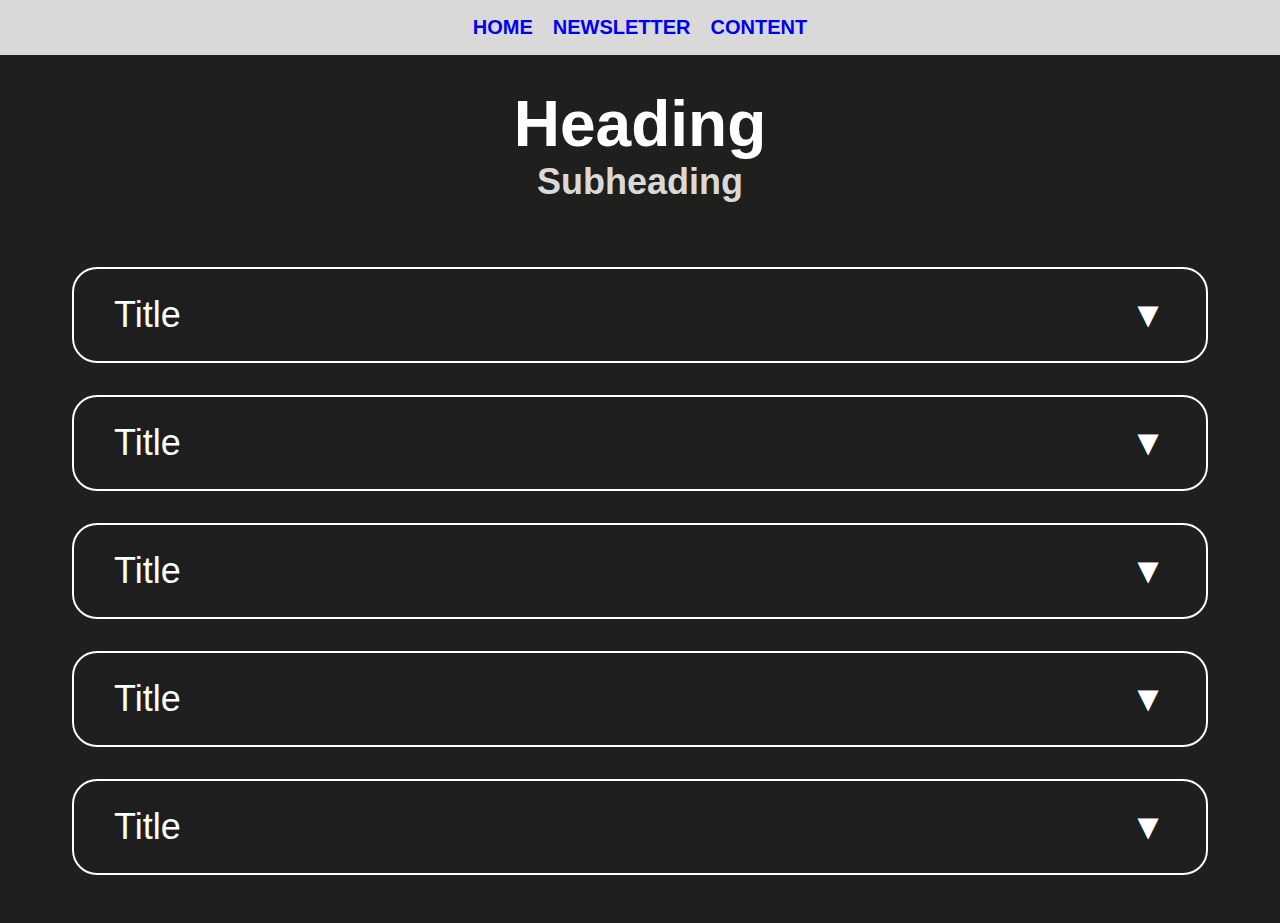
<file: Ejercicio 27-11/index.html>
<!DOCTYPE html>
<html lang="en">
  <head>
    <meta http-equiv=”Content-Type” content=”text/html; charset="UTF-8">
    <meta name="viewport" content="width=device-width, initial-scale=1.0" />
    <link rel="stylesheet" href="./styles/general.css" />
    <link rel="stylesheet" href="./styles/home.css" />
    <title>Página web práctica</title>
  </head>
  <body class="body color-primary">
    <header>
      <nav class="nav color-secondary fs-text">
        <a href="index.html">HOME</a>
        <a href="newsletter.html">NEWSLETTER</a>
        <a href="content.html">CONTENT</a>
      </nav>
    </header>
    <main>
      <div class="content-max contenedor">
        <h1 class="fs-title font-white">Heading</h1>
        <h2 class="target fs-subtitle font-grey">Subheading</h2>
      </div>

      <div class="wrapper content-max font-white">
        <div class="box">
          <button class="box-title fs-subtitle">
            Title <span class="arrow">&#9660;</span>
          </button>
          <div class="box-content fs-text">
            <p>
              Answer the frequently asked question in a simple sentence, a
              longish paragraph, or even in a list.
            </p>
          </div>
        </div>

        <div class="box">
          <button class="box-title fs-subtitle">
            Title <span class="arrow">&#9660;</span>
          </button>
          <div class="box-content fs-text">
            <p>Answer content goes here.</p>
          </div>
        </div>

        <div class="box">
          <button class="box-title fs-subtitle">
            Title <span class="arrow">&#9660;</span>
          </button>
          <div class="box-content fs-text">
            <p>Answer content goes here.</p>
          </div>
        </div>

        <div class="box">
          <button class="box-title fs-subtitle">
            Title <span class="arrow">&#9660;</span>
          </button>
          <div class="box-content fs-text">
            <p>Answer content goes here.</p>
          </div>
        </div>

        <div class="box">
          <button class="box-title fs-subtitle">
            Title <span class="arrow">&#9660;</span>
          </button>
          <div class="box-content fs-text">
            <p>Answer content goes here.</p>
          </div>
        </div>
      </div>
    </main>
  </body>
</html>
</file>
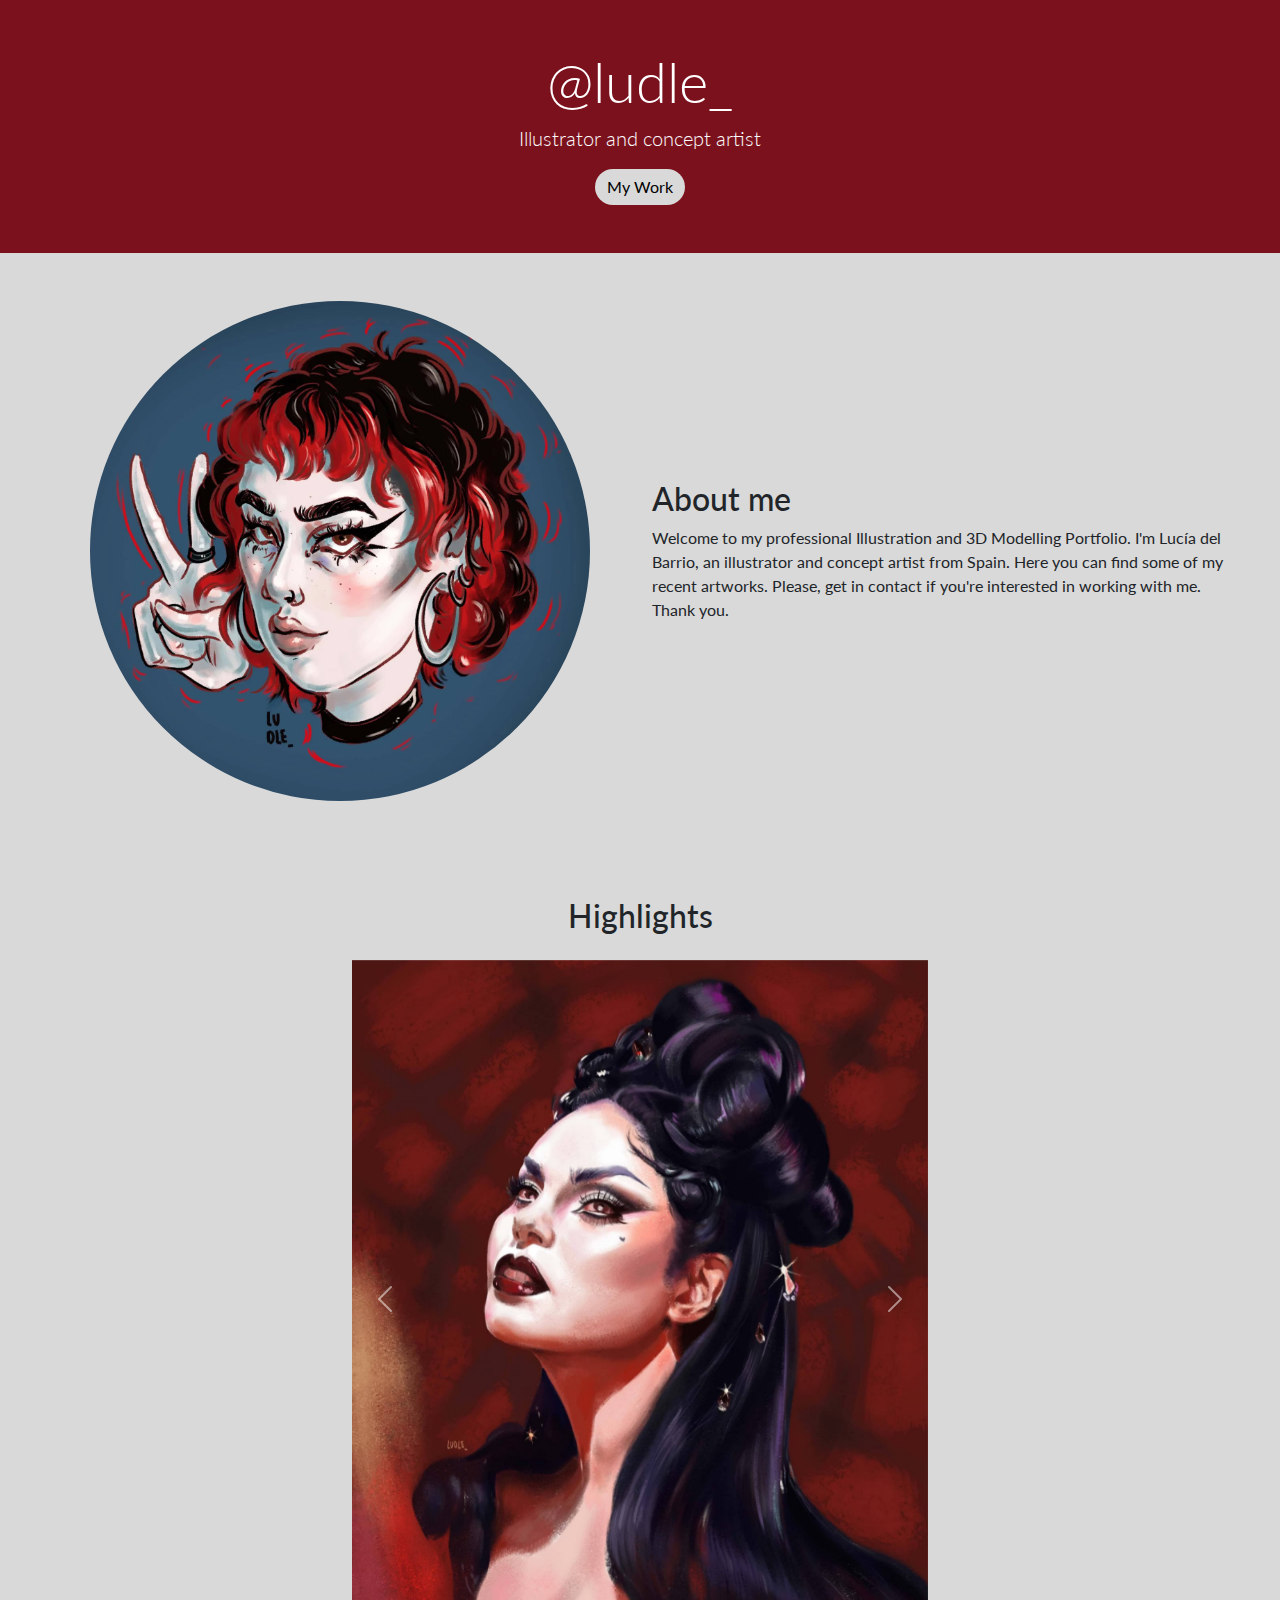
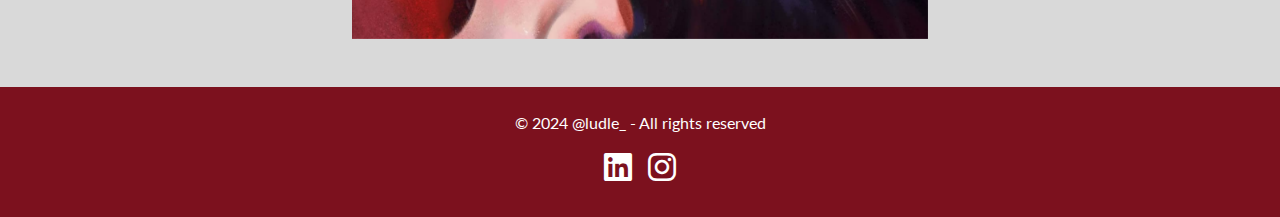
<file: Ejercicio Bootstrap/index.html>
<!DOCTYPE html>
<html lang="es">
  <head>
    <meta charset="UTF-8" />
    <meta name="viewport" content="width=device-width, initial-scale=1.0" />
    <link
      href="https://cdn.jsdelivr.net/npm/bootstrap@5.3.3/dist/css/bootstrap.min.css"
      rel="stylesheet"
      integrity="sha384-QWTKZyjpPEjISv5WaRU9OFeRpok6YctnYmDr5pNlyT2bRjXh0JMhjY6hW+ALEwIH"
      crossorigin="anonymous"
    />
    <link href="https://cdn.jsdelivr.net/npm/bootstrap@5.3.0/dist/css/bootstrap.min.css" rel="stylesheet">
    <script src="https://cdn.jsdelivr.net/npm/bootstrap@5.3.0/dist/js/bootstrap.bundle.min.js"></script>
    <link rel="preconnect" href="https://fonts.googleapis.com">
    <link rel="preconnect" href="https://fonts.gstatic.com" crossorigin>
    <link href="https://fonts.googleapis.com/css2?family=Kantumruy+Pro:ital,wght@0,100..700;1,100..700&family=Lato:ital,wght@0,100;0,300;0,400;0,700;0,900;1,100;1,300;1,400;1,700;1,900&family=Noto+Sans:ital,wght@0,100..900;1,100..900&family=Pacifico&display=swap" rel="stylesheet">
    <link href="https://cdnjs.cloudflare.com/ajax/libs/font-awesome/6.0.0-beta3/css/all.min.css" rel="stylesheet">
    <link rel="stylesheet" href="./styles/home.css" />
    <link rel="stylesheet" href="./styles/general.css" />
    <title>Portfolio</title>
  </head>
  <body class="body">

    <header class="color-primary font-white text-center py-5">
      <div class="container content-max">
        <h1 class="display-4">@ludle_ </h1>
        <p class="lead">Illustrator and concept artist</p>
        <a href="https://luciadelbarrio08.wixsite.com/website" class="btn btn-primary" role="button" target="_blank" rel="noopener noreferrer">My Work</a>
      </div>
    </header>

    <section class="color-secondary py-5" id="about">
        <div class="container content-max">
          <div class="row align-items-center">
            <div class="col-md-6 col-12 text-center">
              <img src="./images/icon.jpeg" class="rounded-circle img-fluid" alt="Foto de perfil estilo caricatura del artista">
            </div>
            <div class="col-md-6 col-12 mt-3">
              <h2>About me</h2>
              <p>Welcome to my professional Illustration and 3D Modelling Portfolio. I'm Lucía del Barrio, an illustrator and concept artist from Spain. Here you can find some of my recent artworks. Please, get in contact if you're interested in working with me. Thank you.</p>
            </div>
          </div>
        </div>
      </section>
    

      <section class="color-secondary py-5" id="projects">
        <div class="container content-max">
          <h2 class="text-center mb-4">Highlights</h2>
          <div class="row justify-content-center">
                <div id="carouselExample" class="carousel slide col-md-6 col-12">
                    <div class="carousel-inner">
                      <div class="carousel-item active">
                        <img src="./images/example1.jpg" class="d-block w-100" alt="Retrato realista tipo gótico de Vanessa Hudgens">
                      </div>
                      <div class="carousel-item">
                        <img src="./images/example2.jpeg" class="d-block w-100" alt="Renderizado de orco para ejemplo de modelo 3D">
                      </div>
                      <div class="carousel-item">
                        <img src="./images/example3.jpeg" class="d-block w-100" alt="Caricatura de El Mandaloriano y Grogu">
                      </div>
                    </div>
                    <button class="carousel-control-prev" type="button" data-bs-target="#carouselExample" data-bs-slide="prev">
                      <span class="carousel-control-prev-icon" aria-hidden="true"></span>
                      <span class="visually-hidden">Previous</span>
                    </button>
                    <button class="carousel-control-next" type="button" data-bs-target="#carouselExample" data-bs-slide="next">
                      <span class="carousel-control-next-icon" aria-hidden="true"></span>
                      <span class="visually-hidden">Next</span>
                    </button>
                  </div>
        </div>
      </section>

      <footer class="color-primary font-white text-center py-4">
        <div class="container">
          <p>© 2024 @ludle_ - All rights reserved</p>
          <div class="d-flex justify-content-center gap-3">
            <a href="https://www.linkedin.com/in/lucia-del-barrio-0894471b3/" class="social text-white mb-2" target="_blank" rel="noopener noreferrer">
                <i class="fab fa-linkedin fa-2x"></i>
            </a>
            <a href="https://www.instagram.com/ludle_/" class="social text-white" target="_blank" rel="noopener noreferrer">
                <i class="fab fa-instagram fa-2x"></i>
            </a>
            </div>
        </div>
      </footer>
      

  </body>
</html>
</file>
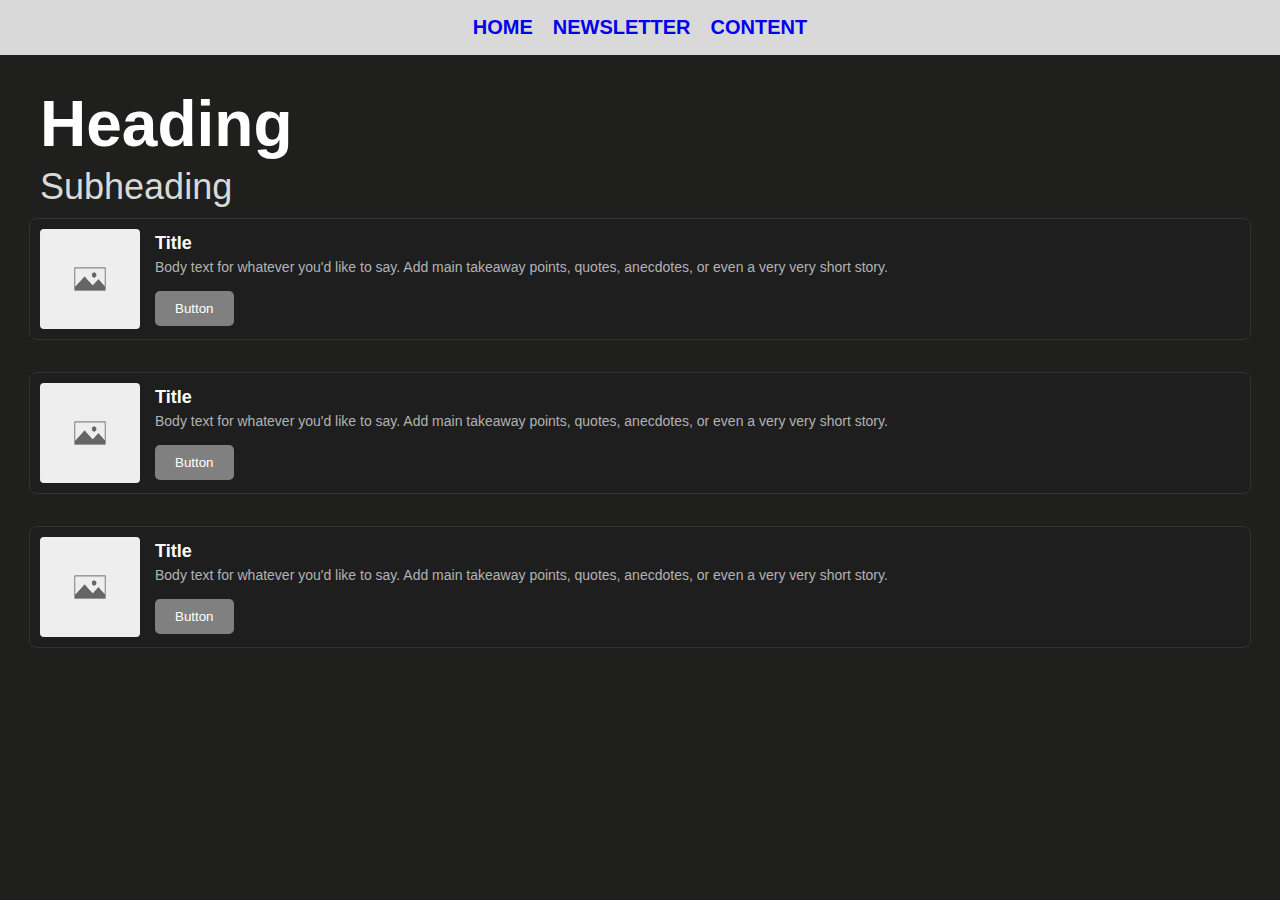
<file: Ejercicio 27-11/content.html>
<!DOCTYPE html>
<html lang="es">
  <head>
    <meta charset="UTF-8" />
    <meta name="viewport" content="width=device-width, initial-scale=1.0" />
    <link rel="stylesheet" href="./styles/general.css" />
    <link rel="stylesheet" href="./styles/content.css" />
    <title>Document</title>
  </head>
  <body class="body color-primary font-white">
    <header>
      <nav class="nav color-secondary fs-text">
        <a href="index.html">HOME</a>
        <a href="newsletter.html">NEWSLETTER</a>
        <a href="content.html">CONTENT</a>
      </nav>
    </header>

    <section class="section">
      <div class="content-max target">
        <h1 class="target-h1 fs-title font-white">Heading</h1>
        <h2 class="target-h2 target fs-subtitle font-grey">Subheading</h2>
      </div>

      <div class="content-max card">
        <img src="./image.jpg" alt="Placeholder Image" class="img" />
        <div class="card-content">
          <h2>Title</h2>
          <p>
            Body text for whatever you'd like to say. Add main takeaway points,
            quotes, anecdotes, or even a very very short story.
          </p>
          <button>Button</button>
        </div>
      </div>

      <div class="content-max card">
        <img src="./image.jpg" alt="Placeholder Image" class="img" />
        <div class="card-content">
          <h2>Title</h2>
          <p>
            Body text for whatever you'd like to say. Add main takeaway points,
            quotes, anecdotes, or even a very very short story.
          </p>
          <button>Button</button>
        </div>
      </div>

      <div class="content-max card">
        <img src="./image.jpg" alt="Placeholder Image" class="img" />
        <div class="card-content">
          <h2>Title</h2>
          <p>
            Body text for whatever you'd like to say. Add main takeaway points,
            quotes, anecdotes, or even a very very short story.
          </p>
          <button>Button</button>
        </div>
      </div>
    </section>
  </body>
</html>
</file>
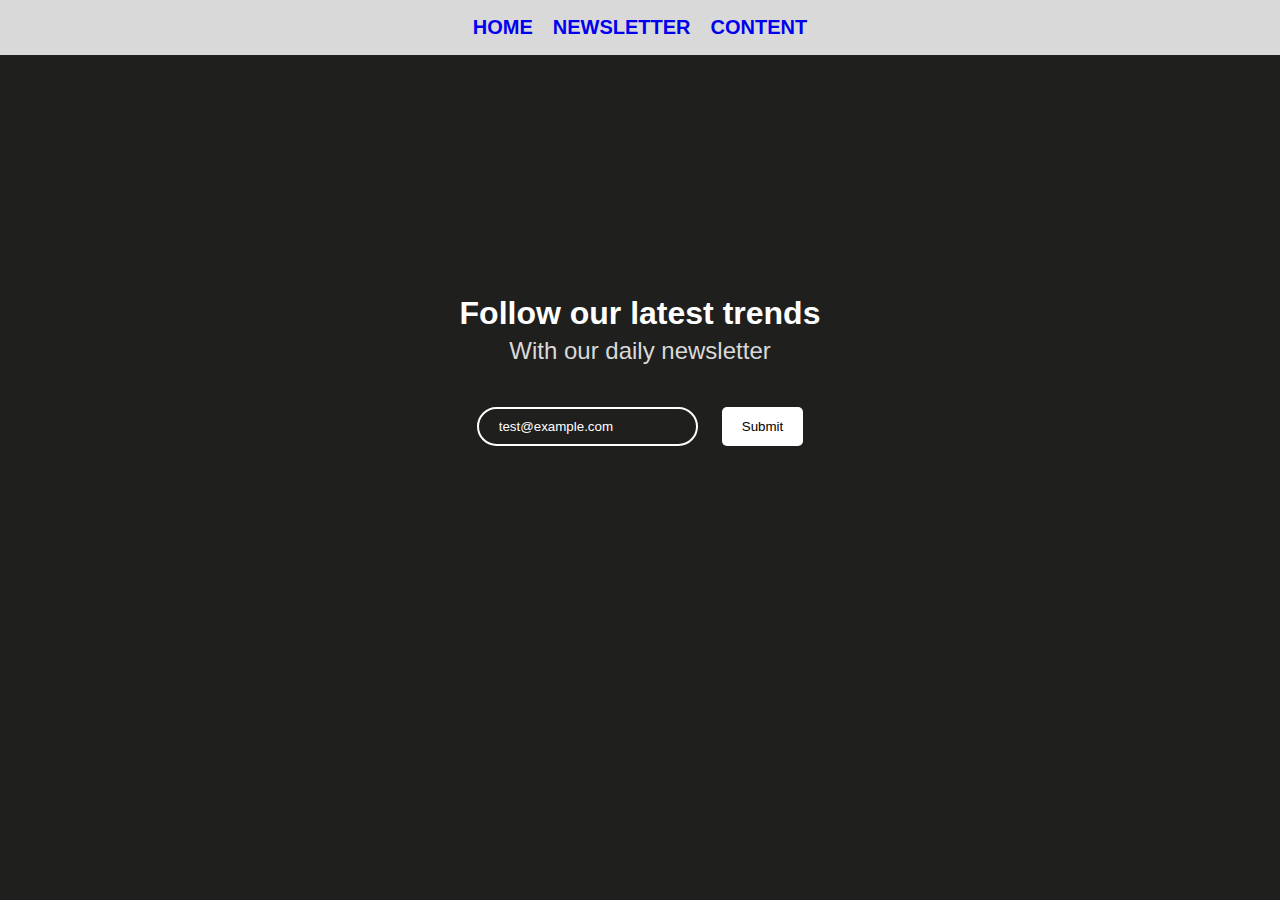
<file: Ejercicio 27-11/newsletter.html>
<!DOCTYPE html>
<html lang="es">
  <head>
    <meta charset="UTF-8" />
    <meta name="viewport" content="width=device-width, initial-scale=1.0" />
    <link rel="stylesheet" href="./styles/general.css" />
    <link rel="stylesheet" href="./styles/newsletter.css" />
    <title>Newsletter</title>
  </head>
  <body class="body color-primary font-white">
    <header>
      <nav class="nav color-secondary fs-text">
        <a href="index.html">HOME</a>
        <a href="newsletter.html">NEWSLETTER</a>
        <a href="content.html">CONTENT</a>
      </nav>
    </header>

    <main>
      <div class="container content-max">
        <h1 class="container-h1 font-white">Follow our latest trends</h1>
        <h2 class="container-h2 font-grey">With our daily newsletter</h2>
      </div>

      <div class="content-max">
        <form class="form-floating">
          <input
            type="email"
            class="form-control"
            id="floatingInputValue"
            placeholder="name@example.com"
            value="test@example.com"
          />
          <input class="btn" type="submit" value="Submit" />
        </form>
      </div>
    </main>
  </body>
</html>
</file>
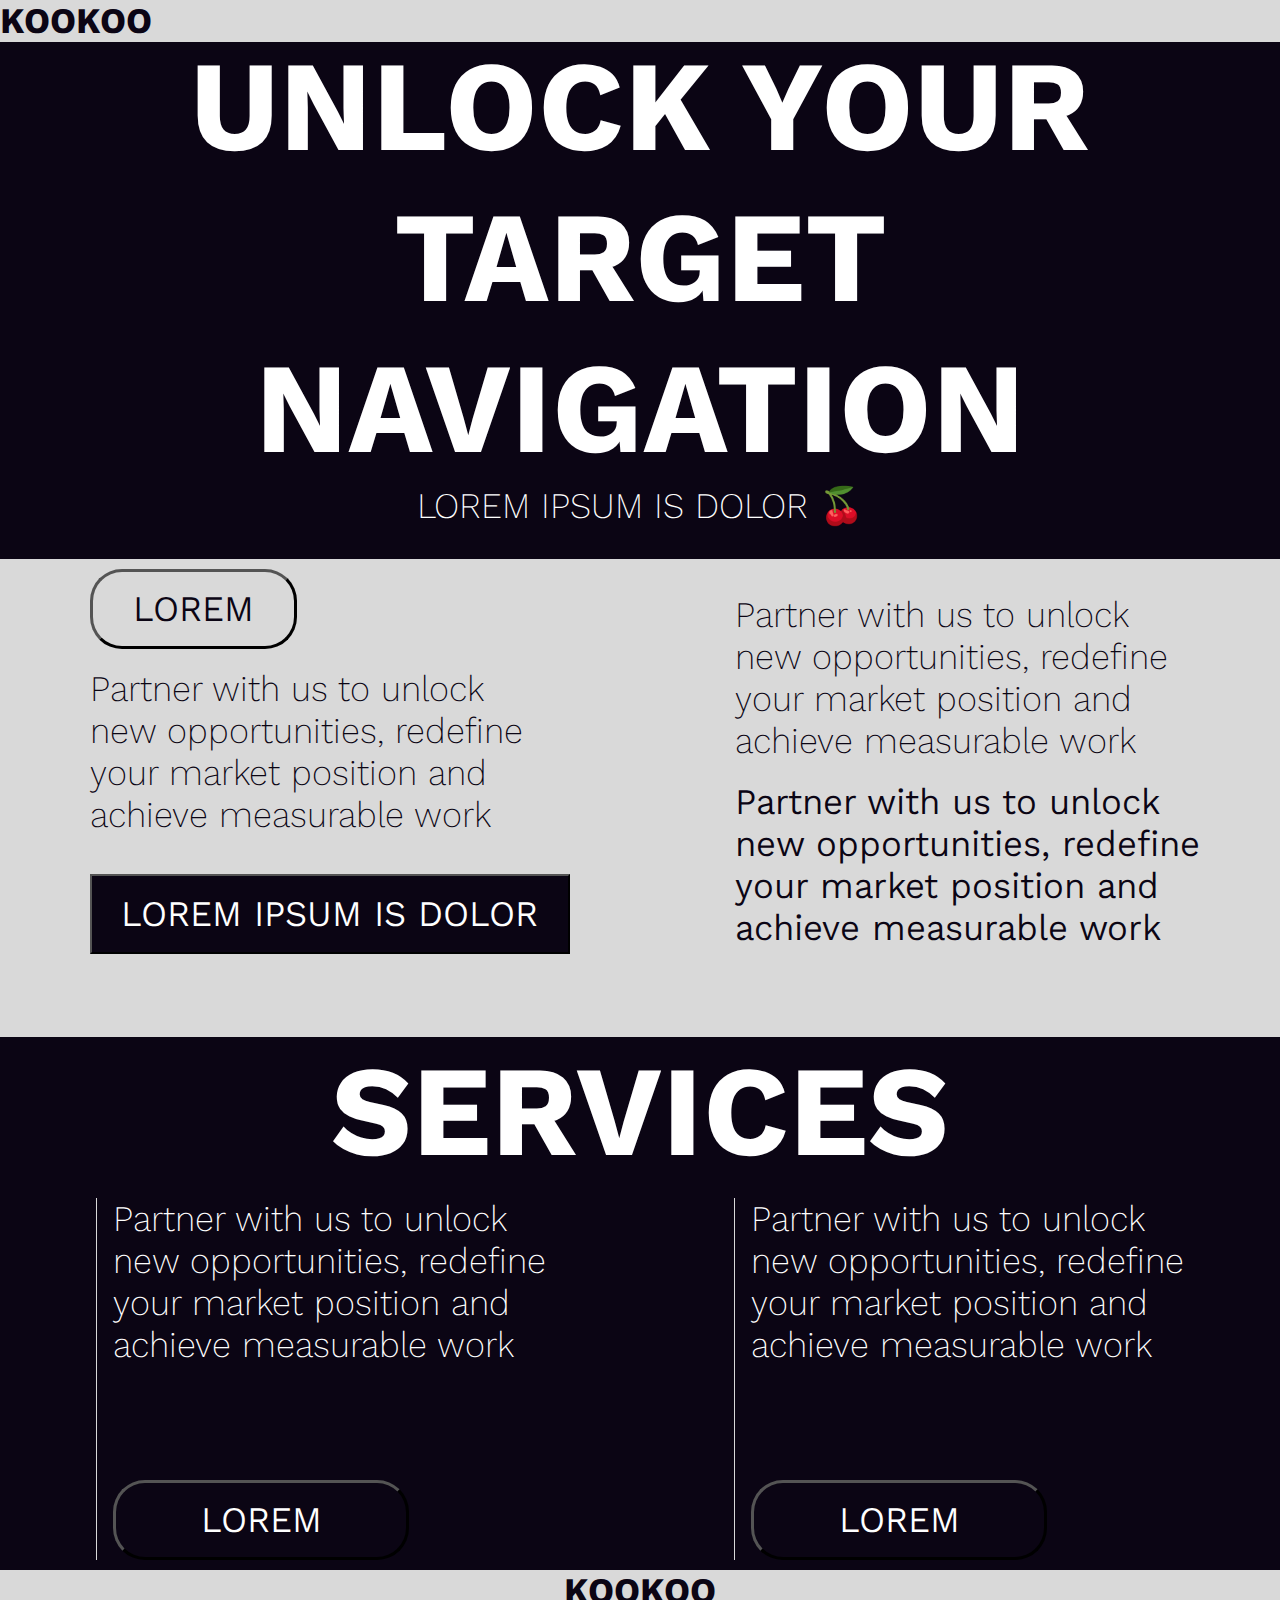
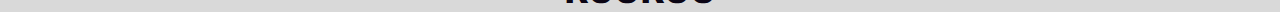
<file: Ejercicios 25-11/home.html>
<!DOCTYPE html>
<html lang="es">
  <head>
    <meta charset="UTF-8" />
    <meta name="viewport" content="width=device-width, initial-scale=1.0" />
    <link rel="preconnect" href="https://fonts.googleapis.com" />
    <link rel="preconnect" href="https://fonts.gstatic.com" crossorigin />
    <link
      href="https://fonts.googleapis.com/css2?family=Kantumruy+Pro:ital,wght@0,100..700;1,100..700&family=Noto+Sans:ital,wght@0,100..900;1,100..900&family=Pacifico&display=swap"
      rel="stylesheet"
    />
    <link rel="stylesheet" href="./styles/home.css" />
    <link rel="stylesheet" href="./styles/general.css" />
    <title>Maquetación web</title>
  </head>
  <body>
    <header class="header color-secondary">
      <nav class="nav fs-text font-black kantumruy-pro__text">
        KOOKOO
      </nav>
    </header>

    <main>
      <section class="section-one color-primary">
        <div class="section-one__content content-max">
          <h1 class="content__title kantumruy-pro__text font-white fs-title">
            UNLOCK YOUR TARGET NAVIGATION
          </h1>
          <p class="content__subtitle kantumruy-pro__text font-white fs-text">
            LOREM IPSUM IS DOLOR
          </p>
        </div>
      </section>

      <section class="section-two color-secondary">
        <div class="section-two__content column content-max">
            <button type="button" class="btn-primary kantumruy-pro__text font-black fs-text">LOREM</button>
            <br><br>
            <p class="subtitle-two kantumruy-pro__text font-black fs-text">Partner with us to unlock <br> new opportunities, redefine <br> your market position and <br> achieve measurable work</p>
            <br><br>
            <button type="button" class="btn-secondary kantumruy-pro__text font-white fs-text">LOREM IPSUM IS DOLOR</button>
            <br><br>
        </div>
        <div class="column content-max">
            <p class="subtitle-two kantumruy-pro__text font-black fs-text">Partner with us to unlock <br> new opportunities, redefine <br> your market position and <br> achieve measurable work</p>
            <br>
            <p class="subtitle-two-bold kantumruy-pro__text font-black fs-text">Partner with us to unlock <br> new opportunities, redefine <br> your market position and <br> achieve measurable work</p>
         </div>
            <br><br>

      </section>

    <section class="section-three color-primary">
        <div class="content-max">
            <h2 class="content__title kantumruy-pro__text font-white fs-title">SERVICES</h2>
        </div>
    </section>

    <section class="section-four color-primary">
        <div class="column content-max">
            <p class="subtitle-two kantumruy-pro__text font-white fs-text">Partner with us to unlock <br> new opportunities, redefine <br> your market position and <br> achieve measurable work</p>
            <br><br><br><br><br><br>
            <button type="button" class="btn-third kantumruy-pro__text font-white fs-text">LOREM</button>
           
        </div>

        <div class="column content-max">
            <p class="subtitle-two kantumruy-pro__text font-white fs-text">Partner with us to unlock <br> new opportunities, redefine <br> your market position and <br> achieve measurable work</p>
            <br><br><br><br><br><br>
            <button type="button" class="btn-third kantumruy-pro__text font-white fs-text">LOREM</button>
        </div>
    </section>
    </main>

    <footer class="footer color-secondary kantumruy-pro__text">
        <p class="content-max fs-text font-black">KOOKOO</p>
    </footer>
  </body>
</html>
</file>
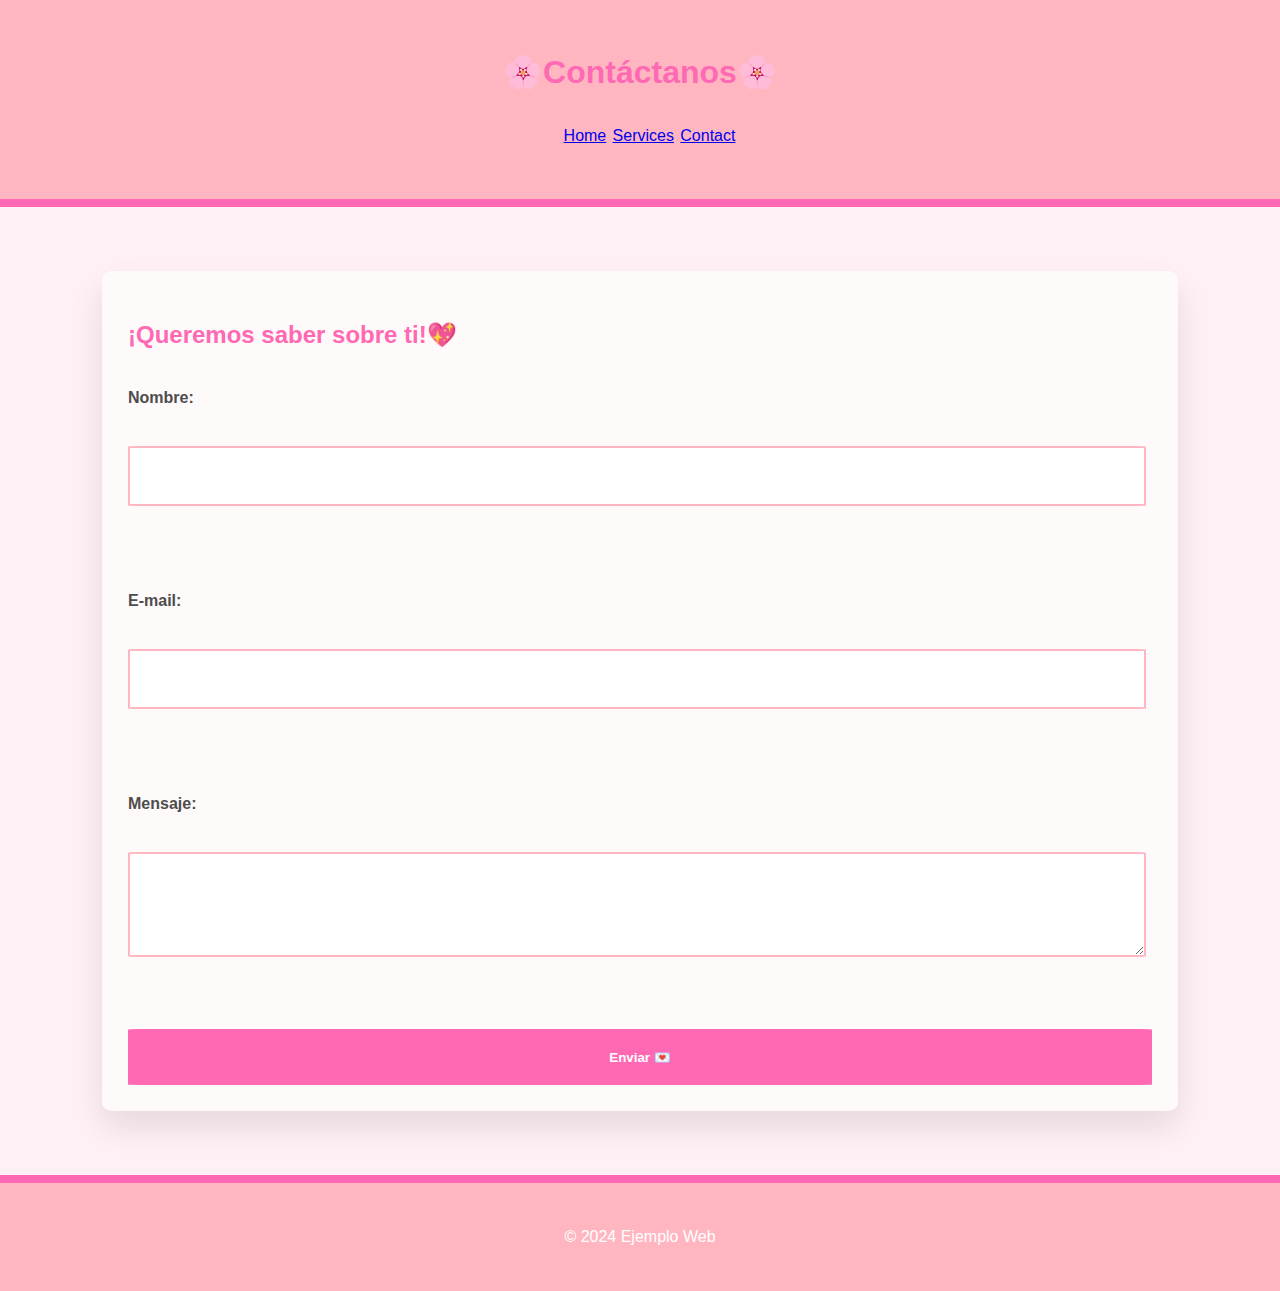
<file: Ejercicios 13-11/Ejercicio1/contact.html>
<!DOCTYPE html>
<html lang="en">
  <head>
    <meta charset="UTF-8" />
    <meta name="viewport" content="width=device-width, initial-scale=1.0" />
    <title>Contact - Ejemplo web</title>
    <link rel="stylesheet" href="style.css" />
  </head>
  <body class="body">
    <header class="header">
      <h1 class="h1" aria-label="Página de contacto"> 🌸Contáctanos🌸</h1>
      <nav class="nav">
        <ul class="nav__list" aria-label="Navegador">
          <li class="nav__item"><a href="home.html">Home</a></li>
          <li class="nav__item"><a href="services.html">Services</a></li>
          <li class="nav__item"><a href="contact.html">Contact</a></li>
        </ul>
      </nav>
    </header>
    <main class="main">
        <h2 class="h2">¡Queremos saber sobre ti!💖</h2>
        <form class="form">
            <label for="name" class="form__label">Nombre:</label><br>
            <input type="text" id="name" name="name" required class="form__input"><br><br>
            <label for="email" class="form__label">E-mail:</label><br>
            <input type="email" id="email" name="email" required class="form__input"><br><br>
            <label for="message" class="form__label">Mensaje:</label><br>
            <textarea id="message" name="message" rows="4" class="form__textarea"></textarea><br><br>
            <input type="submit" value="Enviar 💌" class="form__submit">
        </form>
    </main>
    <footer class="footer">
        <p>&copy; 2024 Ejemplo Web</p>
      </footer>
  </body>
</html>
</file>
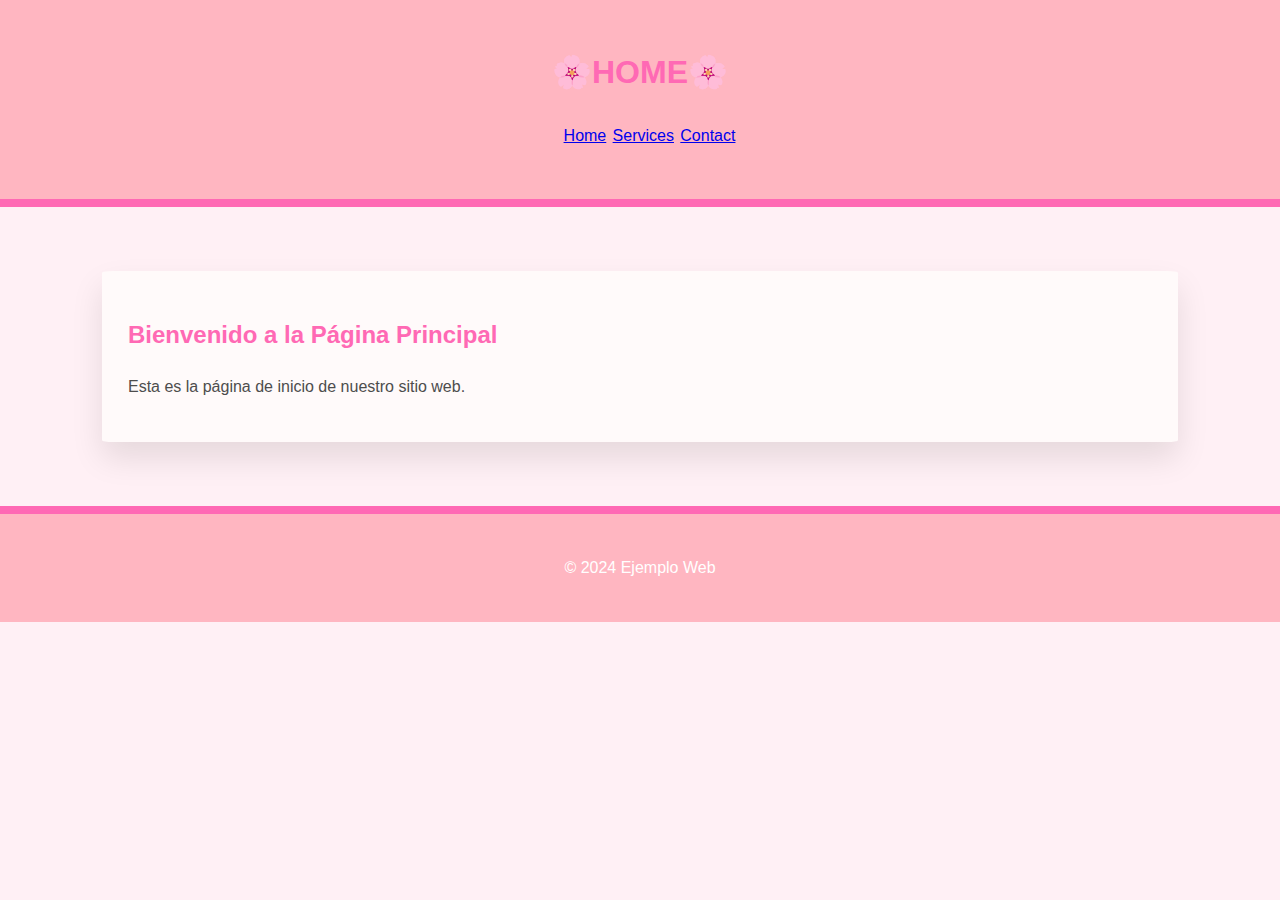
<file: Ejercicios 13-11/Ejercicio1/home.html>
<!DOCTYPE html>
<html lang="es">
  <head>
    <meta charset="UTF-8" />
    <meta name="viewport" content="width=device-width, initial-scale=1.0" />
    <title>Ejemplo web</title>
    <link rel="stylesheet" href="style.css" />
  </head>
  <body class="body">
    <!--    MENÚ INICIO     -->
    <header class="header">
      <h1 class="h1__home">🌸HOME🌸</h1>
      <nav class="nav">
        <ul class="nav__list">
          <li class="nav__item"><a href="home.html" aria-label="Ruta a home">Home</a></li>
          <li class="nav__item">
            <a href="services.html" aria-label="Ruta a Services">Services</a>
          </li>
          <li class="nav__item">
            <a href="contact.html" aria-label="Ruta a Contact">Contact</a>
          </li>
        </ul>
      </nav>
    </header>
    <!--    FIN MENÚ INICIO     -->
    <!--    MAIN        -->
    <main class="main">
      <h2 class="h2" aria-label="Introducción web">
        Bienvenido a la Página Principal
      </h2>
      <p>Esta es la página de inicio de nuestro sitio web.</p>
    </main>
    <!--    FIN MAIN    -->
    <!--    FOOTER      -->
    <footer class="footer">
      <p>&copy; 2024 Ejemplo Web</p>
    </footer>
    <!--    END FOOTER  -->
  </body>
</html>
</file>
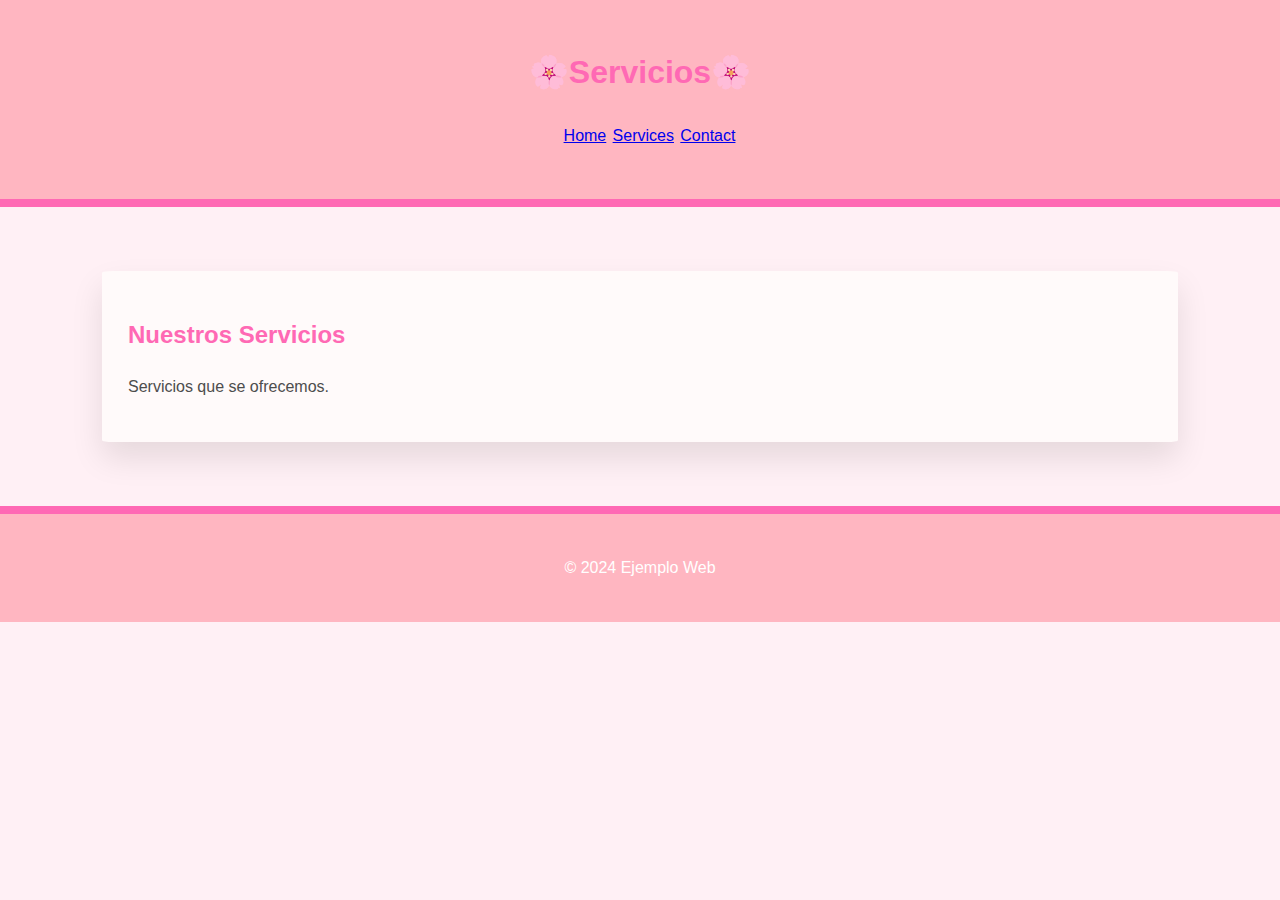
<file: Ejercicios 13-11/Ejercicio1/services.html>
<!DOCTYPE html>
<html lang="es">
  <head>
    <meta charset="UTF-8" />
    <meta name="viewport" content="width=device-width, initial-scale=1.0" />
    <title>Services - Ejemplo web</title>
    <link rel="stylesheet" href="style.css" />
  </head>
  <body class="body">
    <header class="header">
      <h1 class="h1" aria-label="Página de servicios"> 🌸Servicios🌸</h1>
      <nav class="nav">
        <ul class="nav__list" aria-label="Navegador">
          <li class="nav__item"><a href="home.html">Home</a></li>
          <li class="nav__item"><a href="services.html">Services</a></li>
          <li class="nav__item"><a href="contact.html">Contact</a></li>
        </ul>
      </nav>
    </header>
    <main class="main">
      <h2 class="h2">Nuestros Servicios</h2>
      <p>Servicios que se ofrecemos.</p>
    </main>
    <footer class="footer">
      <p>&copy; 2024 Ejemplo Web</p>
    </footer>
  </body>
</html>
</file>
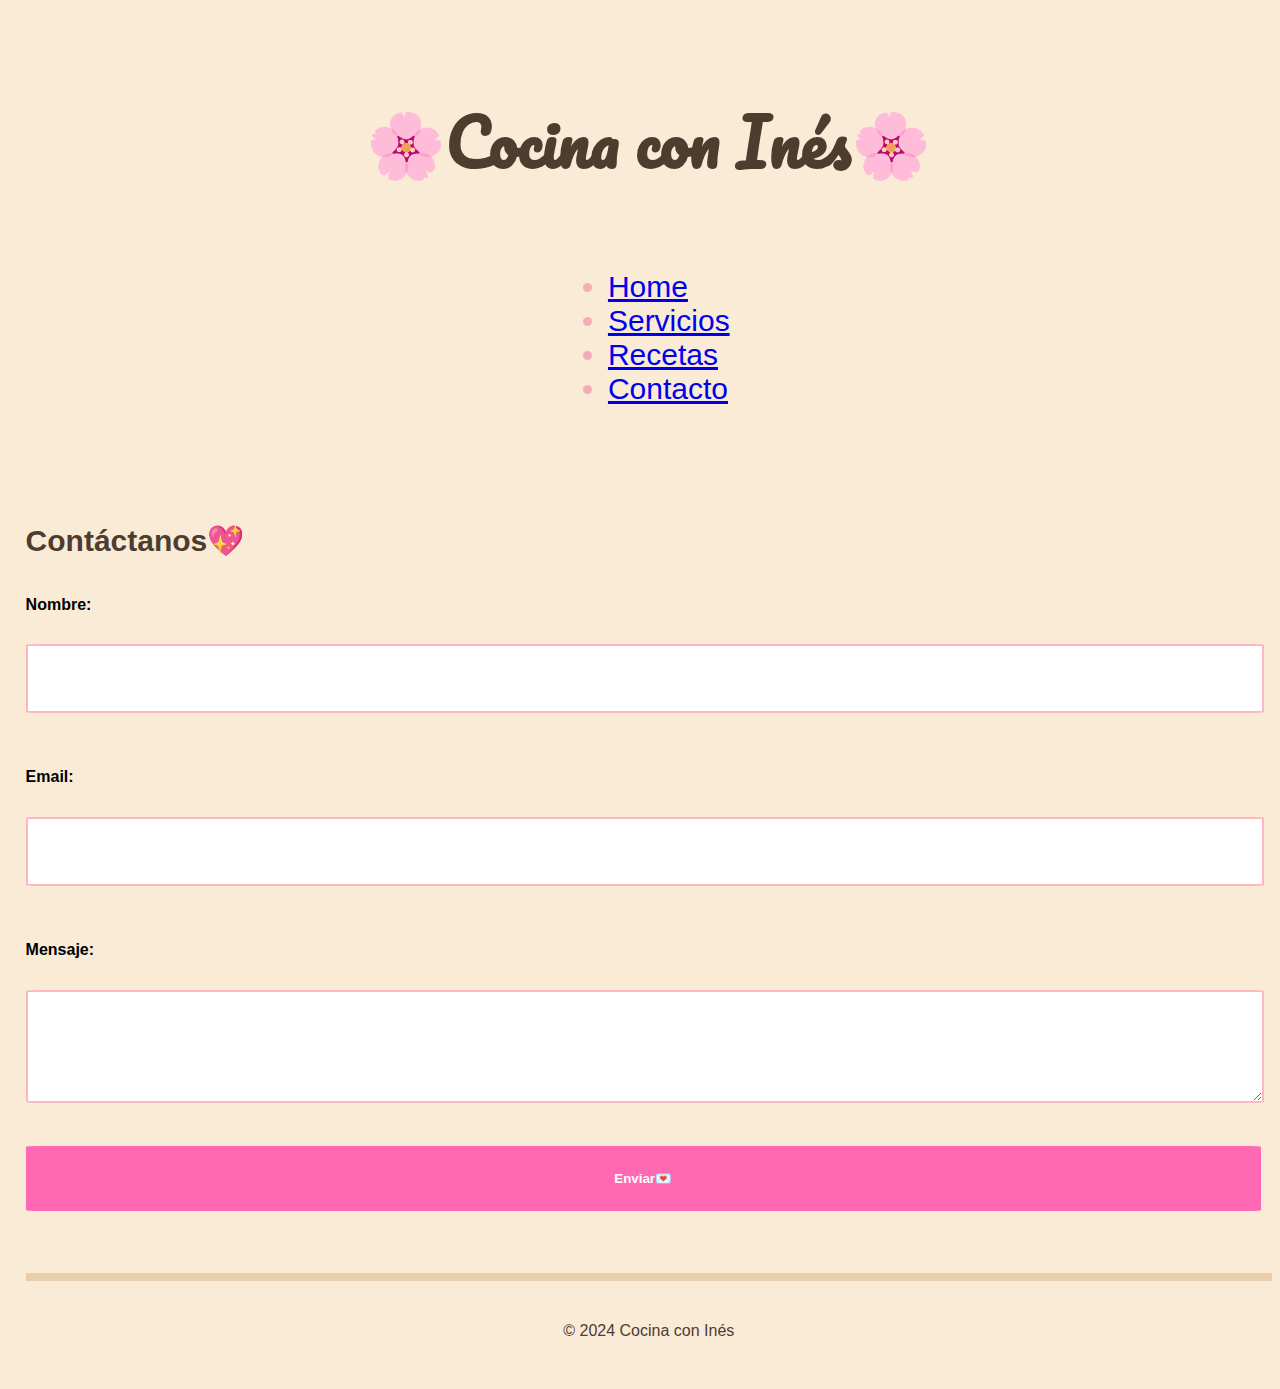
<file: Ejercicios 13-11/Ejercicio2/contact.html>
<!DOCTYPE html>
<html lang="es">
  <head>
    <meta charset="UTF-8" />
    <meta name="viewport" content="width=device-width, initial-scale=1.0" />
    <title>Cocina con Inés</title>
    <link
      href="https://fonts.googleapis.com/css2?family=Pacifico&display=swap"
      rel="stylesheet"
    />
    <link rel="stylesheet" href="style.css" />
  </head>
  <body class="body">
    <header class="header">
      <h1 class="h1__home">🌸Cocina con Inés🌸</h1>
      <nav class="nav">
        <ul class="nav__list">
          <li class="nav__item">
            <a href="home.html" aria-label="Ruta a home">Home</a>
          </li>
          <li class="nav__item">
            <a href="services.html" aria-label="Ruta a Services">Servicios</a>
          </li>
          <li class="nav__item">
            <a href="recetas.html" aria-label="Ruta a Recetas">Recetas</a>
          </li>
          <li class="nav__item">
            <a href="contact.html" aria-label="Ruta a Contact">Contacto</a>
          </li>
        </ul>
      </nav>
    </header>
    <main>
      <section id="contact" role="region" aria-labelledby="contact-title">
        <h2 class="h2" id="contact-title" aria-label="Formulario de contacto">
          Contáctanos💖
        </h2>
        <form
          class="form"
          action="/submit_form"
          method="post"
          aria-label="Formulario de contacto para consultas"
        >
          <label class="form__label" for="name" aria-label="Nombre completo"
            >Nombre:</label
          ><br />
          <input
            class="form__input"
            type="text"
            id="name"
            name="name"
            required
            aria-label="Campo de nombre"
          /><br />

          <label class="form__label" for="email" aria-label="Correo electrónico"
            >Email:</label
          ><br />
          <input
            class="form__input"
            type="email"
            id="email"
            name="email"
            required
            aria-label="Campo de correo electrónico"
          /><br />

          <label class="form__label" for="message" aria-label="Mensaje"
            >Mensaje:</label
          ><br />
          <textarea
            class="form__textarea"
            id="message"
            name="message"
            rows="4"
            required
            aria-label="Campo de mensaje"
          ></textarea
          ><br />

          <input
            class="form__submit"
            type="submit"
            value="Enviar💌"
            aria-label="Enviar formulario de contacto"
          />
        </form>
      </section>
    </main>
    <footer class="footer">
      <p>&copy; 2024 Cocina con Inés</p>
    </footer>
  </body>
</html>
</file>
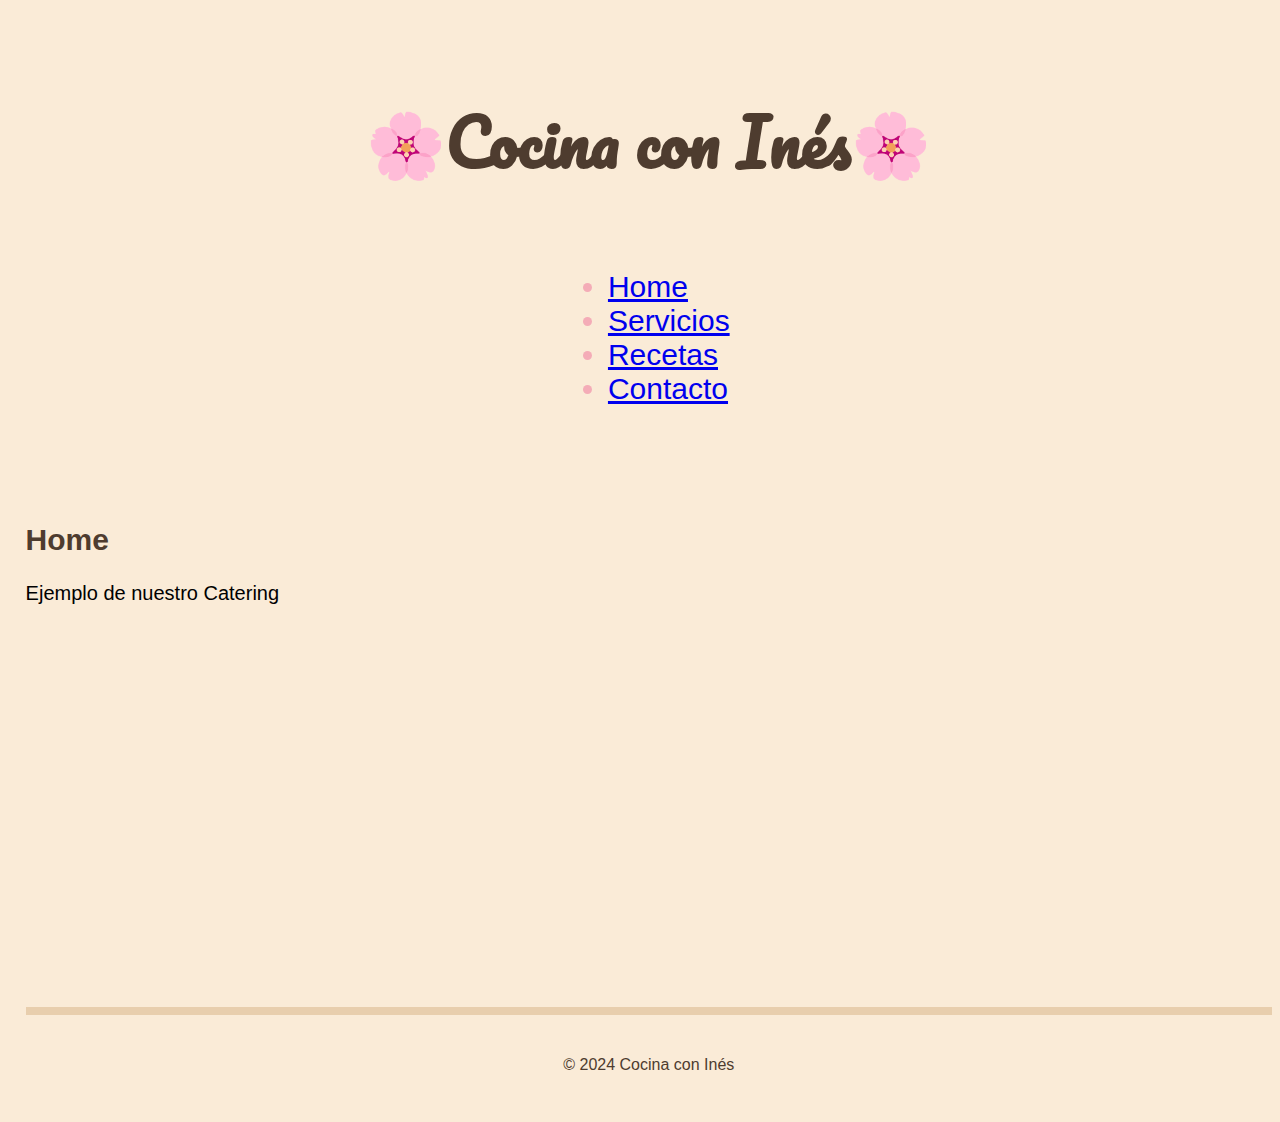
<file: Ejercicios 13-11/Ejercicio2/home.html>
<!DOCTYPE html>
<html lang="es">
  <head>
    <meta charset="UTF-8" />
    <meta name="viewport" content="width=device-width, initial-scale=1.0" />
    <title>Cocina con Inés</title>
    <link
      href="https://fonts.googleapis.com/css2?family=Pacifico&display=swap"
      rel="stylesheet"
    />
    <link rel="stylesheet" href="style.css" />
  </head>
  <body class="body">
    <!--    MENÚ INICIO     -->
    <header class="header">
      <h1 class="h1__home">🌸Cocina con Inés🌸</h1>
      <nav class="nav">
        <ul class="nav__list">
          <li class="nav__item">
            <a href="home.html" aria-label="Ruta a home">Home</a>
          </li>
          <li class="nav__item">
            <a href="services.html" aria-label="Ruta a Services">Servicios</a>
          </li>
          <li class="nav__item">
            <a href="recetas.html" aria-label="Ruta a Recetas">Recetas</a>
          </li>
          <li class="nav__item">
            <a href="contact.html" aria-label="Ruta a Contact">Contacto</a>
          </li>
        </ul>
      </nav>
    </header>
    <!--    FIN MENÚ INICIO     -->
    <!--    MAIN        -->
    <main class="main">
      <h2 class="h2" aria-label="Introducción web">Home</h2>
      <p class="parrafo">Ejemplo de nuestro Catering</p>
      <iframe
        iframe
        width="560"
        height="315"
        src="https://www.youtube.com/embed/_KYb3kbHEiE"
        frameborder="0"
        allow="accelerometer; autoplay; clipboard-write; encrypted-media; gyroscope; picture-in-picture"
        allowfullscreen
      >
      </iframe>
    </main>
    <!--    FIN MAIN    -->
    <!--    FOOTER      -->
    <footer class="footer">
      <p>&copy; 2024 Cocina con Inés</p>
    </footer>
    <!--    END FOOTER  -->
  </body>
</html>
</file>
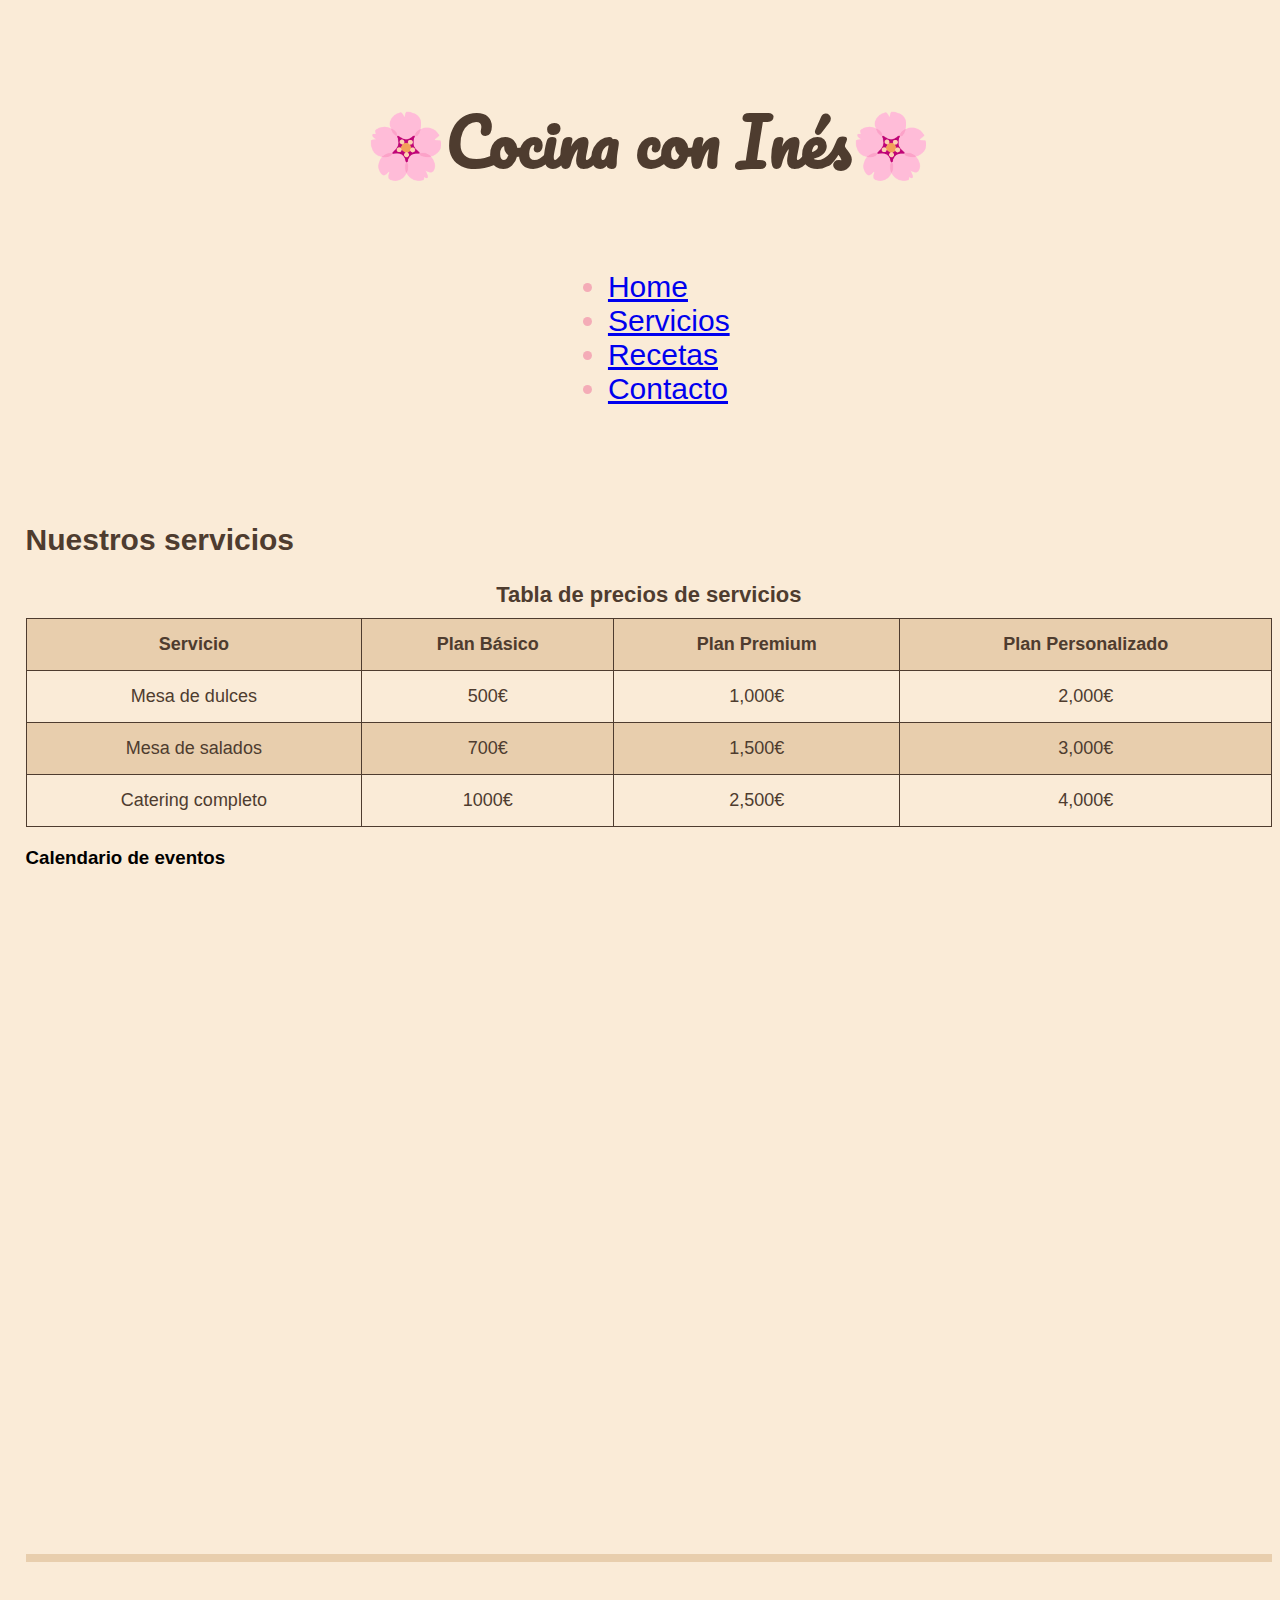
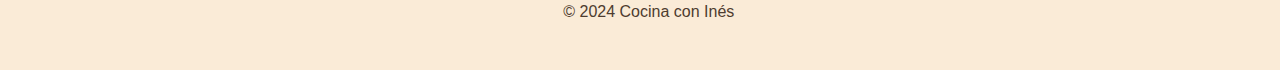
<file: Ejercicios 13-11/Ejercicio2/services.html>
<!DOCTYPE html>
<html lang="es">
  <head>
    <meta charset="UTF-8" />
    <meta name="viewport" content="width=device-width, initial-scale=1.0" />
    <title>Cocina con Inés</title>
    <link
    href="https://fonts.googleapis.com/css2?family=Pacifico&display=swap"
    rel="stylesheet"
    />
    <link rel="stylesheet" href="style.css" />
  </head>
  <body class="body">
    <header class="header">
      <h1 class="h1__home">🌸Cocina con Inés🌸</h1>
      <nav class="nav">
        <ul class="nav__list">
          <li class="nav__item">
            <a href="home.html" aria-label="Ruta a home">Home</a>
          </li>
          <li class="nav__item">
            <a href="services.html" aria-label="Ruta a Services">Servicios</a>
          </li>
          <li class="nav__item">
            <a href="recetas.html" aria-label="Ruta a Recetas">Recetas</a>
          </li>
          <li class="nav__item">
            <a href="contact.html" aria-label="Ruta a Contact">Contacto</a>
          </li>
        </ul>
      </nav>
    </header>
    <main class="main">
        <h2 class="h2" aria-label="Servicios">Nuestros servicios</h2>
<section>
    <table class="table" aria-describedby="pricing-description">
        <caption id="pricing-description">Tabla de precios de servicios</caption>
        <thead>
            <tr>
                <th>Servicio</th>
                <th>Plan Básico</th>
                <th>Plan Premium</th>
                <th>Plan Personalizado</th>
            </tr>
        </thead>
        <tbody>
            <tr>
                <td>Mesa de dulces</td>
                <td>500€</td>
                <td>1,000€</td>
                <td>2,000€</td>
            </tr>
            <tr>
                <td>Mesa de salados</td>
                <td>700€</td>
                <td>1,500€</td>
                <td>3,000€</td>
            </tr>
            <tr>
                <td>Catering completo</td>
                <td>1000€</td>
                <td>2,500€</td>
                <td>4,000€</td>
            </tr>
        </tbody>
    </table>
</section>
    <section>
        <h3 class="h3"> Calendario de eventos</h3>
        <div aria-live="polite">
            <iframe
            src="https://calendar.google.com/calendar/embed?src=tu_correo%40gmail.com&ctz=America%2FNew_York"
            style="border: 0"
            width="800"
            height="600"
            frameborder="0"
            scrolling="no"
            aria-label="Calendario de servicios"
          ></iframe>
    </section>
</main>
    <footer class="footer">
        <p>&copy; 2024 Cocina con Inés</p>
    </footer>
</body>
</html>
</file>
<file: Ejercicio 27-11/styles/general.css>
* {
  margin: 0;
  padding: 0;
}
.content-max {
  max-width: 75rem;
  margin: auto;
}
.nav {
  display: flex;
  justify-content: center;
  align-items: center;
  font-weight: bold;
  padding: 1rem;
  gap: 1.25rem;
}
.nav a {
  text-decoration: none;
}
a:visited {
  color: white;
}

/** COLORS **/
.color-primary {
  background-color: #1f1f1e;
}
.color-secondary {
  background-color: #d9d9d9;
}

/** FONTS **/
.font-white {
  color: white;
}
.font-grey {
  color: #d9d9d9;
}
.fs-title {
  font-size: 4rem;
}
.fs-subtitle {
  font-size: 2.25rem;
}
.fs-text {
  font-size: 1.25rem;
}
</file>
<file: Ejercicio 27-11/styles/home.css>
/* SECTIONS */
.body {
  margin: 0;
  padding: 0;
  font-family: Arial, sans-serif;
  height: 100%;
  @media (max-width: 768px) {
    overflow-x: hidden; 
  }
}
.contenedor {
  padding: 2rem;
  flex-direction: column;
  text-align: center;
  @media (max-width: 768px) {
    display: block;
    width: 100%;
  }
}
.wrapper {
  margin-bottom: 3rem;
}
.box {
  padding: 0.625rem 1.25rem;
  margin: 2rem;
  color: white;
  background-color: #1f1f1e;
  border: 0.125rem white;
  border-style: solid;
  border-radius: 1.5625rem;
  @media (max-width: 768px) {
    display: block;
  }
}

.box-title {
  padding: 0.9375rem 1.25rem;
  cursor: pointer;
  background-color: #1e1e1e;
  border: none;
  outline: none;
  text-align: left;
  color: #fff;
  width: 100%;
  display: flex;
  justify-content: space-between;
  align-items: center;
}

.box-title:hover {
  background-color: #292929;
}
.arrow {
  transition: transform 0.3s ease;
}
.box-content {
  padding: 0 20px 15px;
  display: none;
  font-size: 14px;
  color: #b3b3b3;
}

.box-title:focus + .box-content,
.box-title:active + .box-content {
  display: block;
}
.box-title:focus .arrow,
.box-title:active .arrow {
  transform: rotate(180deg);
}
</file>
<file: Ejercicio Bootstrap/styles/home.css>
.btn-primary {
    background-color: #D9D9D9;
    color: black;
    border: none;
    border-width: .2rem;
    border-radius: 2rem;  
    cursor: pointer; 
    transition: background-color 0.3s ease;
}
.btn-primary:hover{
    background-color: #bfbfbf;
}
.img-fluid {
    width: 31.25rem;
    height: auto;
}
.carousel-inner img {
    height: auto; 
    object-fit: cover;
  }
</file>
<file: Ejercicio Bootstrap/styles/general.css>
* {
    margin: 0;
    padding: 0;
    font-family: "Lato", sans-serif;
}
.content-max {
    max-width: 75rem;
    margin: auto;
}
/** FONTS **/
.font-white {
    color: white;
}
.font-black {
   color: #0B0514; 
}
.lato-regular {
    font-family: "Lato", serif;
    font-weight: 400;
    font-style: normal;
  }
/** COLORS **/
.color-primary {
    background-color: #7c111e;
}
.color-secondary {
    background-color: #D9D9D9;
}
/**SECTIONS**/
.body {
    font-family: Lato, sans-serif;
}
</file>
<file: Ejercicio 27-11/styles/content.css>
.body {
  margin: 0;
  padding: 0;
  font-family: Arial, sans-serif;
  height: 100vh;
  @media (max-width: 768px) {
    overflow-x: hidden; 
  }
}
.target-h1 {
  margin-top: 2rem;
}
.target-h2 {
  margin-top: 0.325rem;
  margin-bottom: 0.625rem;
  font-weight: 200;
}
.img {
  width: 100px;
  height: 100px;
  background-color: #333;
  border-radius: 0.25rem;
  margin-right: 0.9375rem;
}
.card {
  display: flex;
  align-items: center;
  background-color: #1e1e1e;
  margin-bottom: 2rem;
  border: 0.0625rem solid #333;
  border-radius: 0.5rem;
  padding: 0.625rem;
  @media (max-width: 768px) {
    display: block;
    margin-top: 2rem;
  }
}
.card-content {
  flex: 1;
  display: block;
}

.card-content h2 {
  font-size: 1.125rem;
  margin: 0 0 0.3125rem;
}

.card-content p {
  font-size: 0.875rem;
  color: #b3b3b3;
  margin: 0;
}

.card button {
  padding: 0.625rem 1.25rem;
  margin-top: 1rem;
  background-color: gray;
  color: white;
  border-style: initial;
  border-color: white;
  border-radius: 0.3125rem;
  cursor: pointer;
}

.card button:hover {
  background-color: #333;
}
</file>
<file: Ejercicio 27-11/styles/newsletter.css>
.body {
  margin: 0;
  padding: 0;
  font-family: Arial, sans-serif;
  height: 100vh;
  @media (max-width: 768px) {
    overflow-x: hidden; 
  }
}
.container {
  box-sizing: border-box;
  margin-top: 10rem;
  width: 90%;
  max-width: 37.5rem;
  padding: 2rem;
  text-align: center;
  @media (max-width: 768px) {
    display: block;
    margin-top: 2rem;
  }
}
.container-h1 {
  margin-top: 3rem;
}
.container-h2 {
  margin-top: 0.325rem;
  margin-bottom: 0.625rem;
  font-weight: 200;
}
.form-floating {
  display: flex;
  justify-content: center;
  @media (max-width: 768px) {
    display: flex;
    justify-content: center;
  }
}
.form-control {
  padding: 0.625rem 1.25rem;
  color: white;
  background-color: #1f1f1e;
  border: 0.125rem white;
  border-style: solid;
  border-radius: 1.5625rem;
}
.btn {
  padding: 0.625rem 1.25rem;
  margin-left: 1.5rem;
  background-color: white;
  color: black;
  border: none;
  border-radius: 0.3125rem;
  cursor: pointer;
  font-family: sans-serif;
  @media (max-width: 768px) {
    margin-left: 1rem;
  }
}
</file>
<file: Ejercicios 25-11/styles/home.css>
/** MAIN SECTIONS **/
.header {
    position: fixed;
    font-weight: bold;
    width: 100%; 
}
.section-one {
    text-align: center;
    height: fit-content;
    padding: 2rem;
}
.content__title {
    font-weight: bold;
}
.content__subtitle {
    font-weight: 200;
}
.content__subtitle::after {
    content: "🍒";
}
.section-two {
    height: fit-content;
    padding: .625rem;
    display: grid;
    grid-template-columns: 1fr 1fr; 
    gap: 1rem;
    align-items: start;  
}
.subtitle-two {
    font-weight: 200;
    margin: 0; 
}
.section-three {
    text-align: center;
}
.section-four {
    display: grid;
    grid-template-columns: 1fr 1fr; 
    gap: 1rem;
    align-items: start; 
    padding: .625rem; 
}
.column {
    text-align: left;
    border-left: .0625rem solid #D9D9D9; 
    padding-left: 1rem;
}

/** BUTTONS **/

.btn-primary {
    background-color: #D9D9D9;
    border-color: solid #0B0514;
    border-width: .2rem;
    border-radius: 2rem;
    padding: 1rem 2.5rem;
    cursor: pointer;
}
.btn-primary:hover {
    background-color: #0B0514;
    color: #D9D9D9;
    border-color: solid #0B0514;
}
.btn-secondary {
    background-color: #0B0514;
    color: #D9D9D9;
    height:5rem;
    width: 30rem;
    cursor: pointer;
}
.btn-secondary:hover {
    background-color: #D9D9D9;
    color: #0B0514;
    border-color: #0B0514;
}
.btn-third {
    background-color: #0B0514;
    color: #D9D9D9;
    border-width: .2rem;
    border-radius: 2rem;
    height: 5rem;
    width: 18.5rem;
    cursor: pointer;
}
.btn-third:hover {
    background-color: #D9D9D9;
    color: #0B0514;
    border-color: #0B0514;
}
/* FOOTER*/
.footer {
    font-weight: bold;
    display: flex;
    text-align: center;
    align-items: center;

}
</file>
<file: Ejercicios 25-11/styles/general.css>
* {
    margin: 0;
    padding: 0;
    font-family: "Kantumruy Pro", sans-serif;
}
.content-max {
    max-width: 75rem;
    margin: auto;
}

/** COLORS **/
.color-primary {
    background-color: #0B0514;
}
.color-secondary {
    background-color: #D9D9D9;
}

/** FONTS **/
.font-white {
    color: white;
}
.font-black {
   color: #0B0514; 
}
.fs-title {
    font-size: 8rem;
}
.fs-text {
    font-size: 2.25rem;
}
</file>
<file: Ejercicios 13-11/Ejercicio1/style.css>
/* Estilos Generales */
body {
    font-family: sans-serif;
    background-color: #fff0f5;
    color: #4d4d4d;
    margin: 0;
    padding: 0;
    line-height: 1.6;
}

.header {
    background-color: #ffb6c1;
    color: #ffffff;
    padding: 2%;
    text-align: center;
    border-bottom: 0.5em solid #ff69b4;
}

.nav {
    display: flex;
    justify-content: center;
    margin: 2% 0;
    padding: 0;
}

.nav__list {
    list-style-type: none;
    padding: 0;
    margin: 0;
    display: flex;
}

.nav__item {
    margin: 0 2%;
}

.nav__link {
    text-decoration: none;
    color: #ff69b4;
    font-weight: bold;
    padding: 1%;
    border-radius: 10px;
    transition: background-color 0.3s;
}

.nav__link:hover {
    background-color: #ffe4e1;
    color: #ffffff;
}

.main {
    padding: 2%;
    background-color: #fffafa;
    border-radius: 1%;
    margin: 5% auto;
    width: 80%;
    box-shadow: 0 1em 2em rgba(0, 0, 0, 0.1);
}

h1, h2 {
    color: #ff69b4;
}

.form {
    display: flex;
    flex-direction: column;
}

.form__label {
    margin: 1% 0;
    font-weight: bold;
}

.form__input, .form__textarea {
    width: 95%;
    padding: 2%;
    margin-bottom: 2%;
    border: 2px solid #ffb6c1;
    border-radius: 1%;
    outline: none;
}

.form__input:focus, .form__textarea:focus {
    border-color: #ff69b4;
}

.form__submit {
    background-color: #ff69b4;
    color: #ffffff;
    border: none;
    padding: 2%;
    border-radius: 1%;
    cursor: pointer;
    font-weight: bold;
    transition: background-color 0.3s;
}

.form__submit:hover {
    background-color: #ff1493;
}

.footer {
    text-align: center;
    padding: 2%;
    background-color: #ffb6c1;
    color: #ffffff;
    border-top: 0.5em solid #ff69b4;
    margin-top: 5%;
}
</file>
<file: Ejercicios 13-11/Ejercicio2/style.css>
.pacifico-regular {
  font-family: "Pacifico", cursive;
  font-weight: 400;
  font-style: normal;
}
.header {
  display: flex;
  flex-direction: column;
  align-items: center;
  justify-content: center;
  padding: 5%;
  background-color: antiquewhite;
}
.img {
  width: 95%;
  height: auto;
  max-height: 400px;
  object-fit: cover;
}
.h1__home {
  margin-top: 15px;
  font-family: "Pacifico", cursive;
  font-size: 64px;
  color: #4e3c2f;
  text-align: center;
}
.nav {
  font-size: 30px;
  cursor: pointer;
  color: #f4acb7;
  font-family: Arial, sans-serif;
}
.body {
  background-color: antiquewhite;
  margin-left: 2%;
  font-family: Arial, sans-serif;
}
.buscador {
  font-size: 30px;
  cursor: pointer;
  color: #f4acb7;
  margin-right: 20px;
  font-family: Arial, sans-serif;
}
.h2 {
  font-size: 30px;
  color: #4e3c2f;
  font-family: Arial, sans-serif;
}
.img2 {
  width: 50%;
  height: auto;
  max-height: 500px;
  object-fit: cover;
}
.parrafo {
  font-size: 20px;
  font-family: Arial, sans-serif;
}
table {
  width: 100%;
  border-collapse: collapse;
  margin: 20px 0;
  font-size: 18px;
  font-family: "Arial", sans-serif;
  background-color: antiquewhite;
  color: #4e3c2f;
}

table caption {
  font-size: 22px;
  font-weight: bold;
  margin-bottom: 10px;
  color: #4e3c2f;
}

table th,
table td {
  text-align: center;
  padding: 15px;
  border: 1px solid #4e3c2f;
}

table thead th {
  background-color: rgb(232, 206, 173);
  color: #4e3c2f;
  font-weight: bold;
}

table tbody tr:nth-child(even) {
  background-color: rgb(232, 206, 173);
}

table tbody tr:nth-child(odd) {
  background-color: antiquewhite;
}

table tbody tr:hover {
  background-color: #4e3c2f;
  color: antiquewhite;
  cursor: pointer;
}
.form {
  display: flex;
  flex-direction: column;
}
.form__label {
  margin: 1% 0;
  font-weight: bold;
}
.form__input,
.form__textarea {
  width: 95%;
  padding: 2%;
  margin-bottom: 2%;
  border: 2px solid #ffb6c1;
  border-radius: 1%;
  outline: none;
}
.form__input:focus,
.form__textarea:focus {
  border-color: #ff69b4;
}

.form__submit {
  background-color: #ff69b4;
  color: #ffffff;
  border: none;
  width: 99.1%;
  padding: 2%;
  border-radius: 1%;
  cursor: pointer;
  font-weight: bold;
  transition: background-color 0.3s;
}

.form__submit:hover {
  background-color: #ff1493;
}
.footer {
  text-align: center;
  padding: 2%;
  background-color: antiquewhite;
  color: #4e3c2f;
  border-top: 0.5em solid rgb(232, 206, 173);
  margin-top: 5%;
}
</file>
